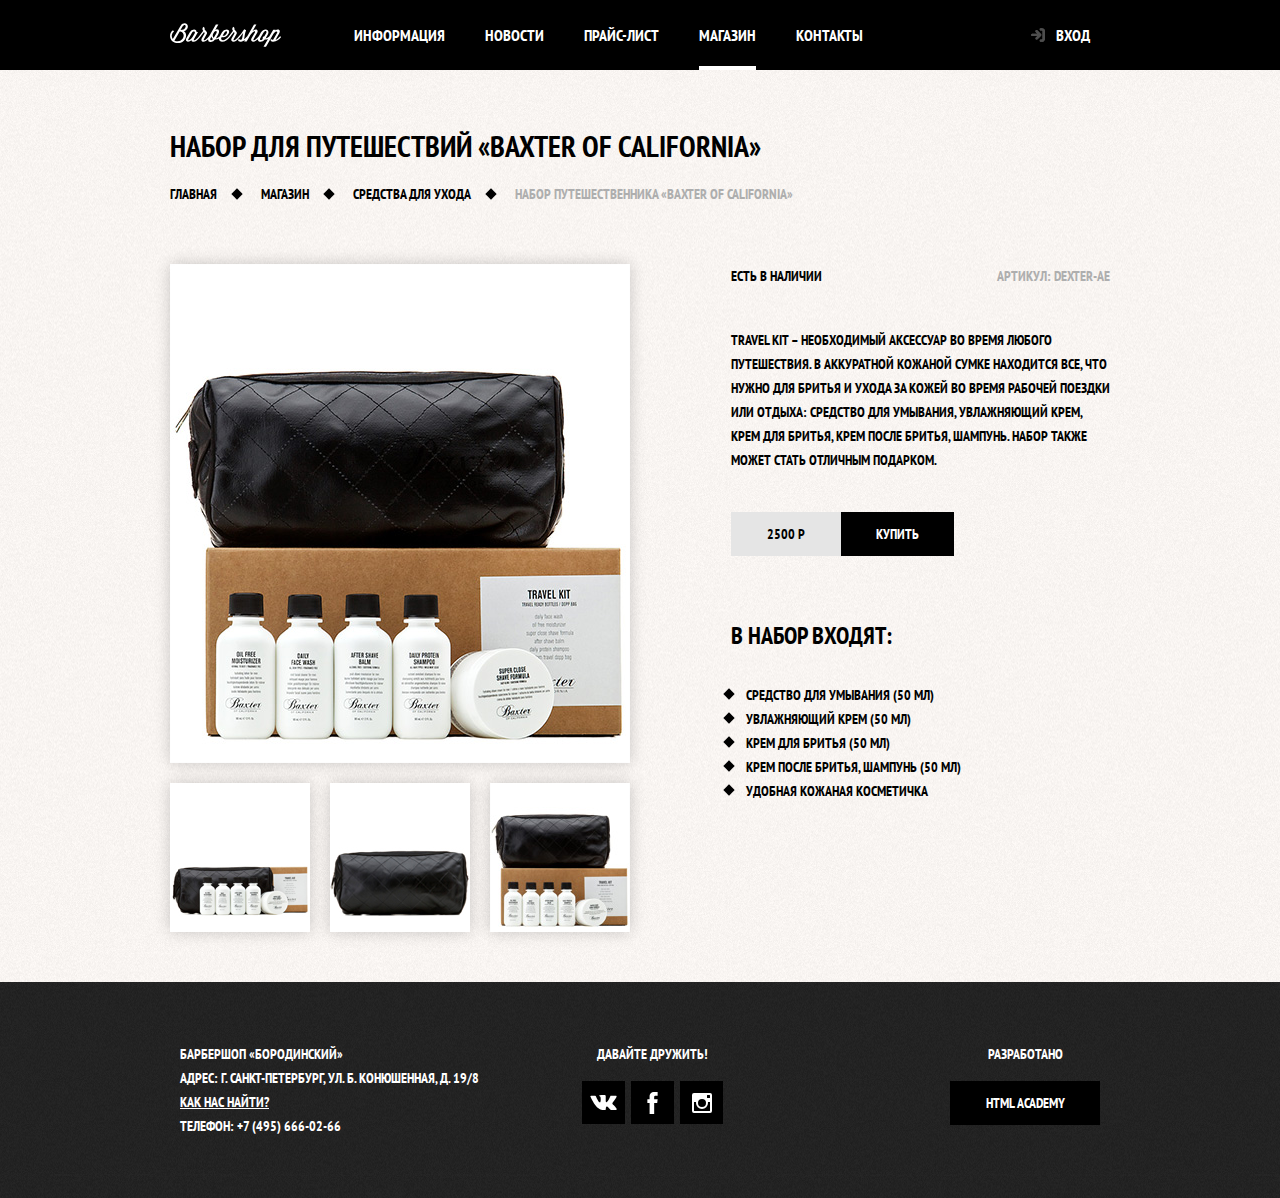
<file: item.html>
<!DOCTYPE html>
<html lang="ru">

<head>
  <meta charset="UTF-8">
  <meta name="viewport" content="width=device-width, initial-scale=1.0">
  <link href="https://fonts.googleapis.com/css?family=PT+Sans+Narrow:400,700&display=swap&subset=cyrillic"
    rel="stylesheet" />
  <link rel="stylesheet" href="style/normalize.css">
  <link rel="stylesheet" href="style/min.css">
  <title>BARBERSHOP BORODINSKI</title>
</head>

<body>
  <header class="main-header">
    <nav class="main-navigation wrapper-item">
      <div class="main-navigation-wrapper wrapper-item">
        <div class="container">
          <img src="
        img/logo.svg" alt="logo" width="111" height="24">
          <ul class="site-navigation">
            <li class="nav_item"><a href="info.html">ИНФОРМАЦИЯ</a></li>
            <li class="nav_item"><a href="news.html">НОВОСТИ</a></li>
            <li class="nav_item"><a href="price-list.html">ПРАЙС-ЛИСТ</a></li>
            <li class="nav_item active"><a href="shop.html">МАГАЗИН</a></li>
            <li class="nav_item"><a href="contacts.html">КОНТАКТЫ</a></li>
          </ul>
          <ul class="user-navigation">
            <li>
              <a href="login.html" class="login-link">Вход</a>
            </li>
          </ul>
        </div>
      </div>
    </nav>
  </header>

  <main class="container-item">
    <div class="container container-wrapper-navigation">

      <h1 class="baxter-header">набор для путешествий «Baxter of California»</h1>
      
      <section class="navigation">
        <h2 class="visually-hidden">СРЕДСТВА ДЛЯ УХОДА</h2>
        <ul class="navigation-shop">
          <li class="navigation-shop-item"><a href="index.html">ГЛАВНАЯ</a></li>
          <li class="navigation-shop-item"><a href="shop.html"> МАГАЗИН</a></li>
          <li class="navigation-shop-item"><a href="#">Средства для ухода</a></li>
          <li class="navigation-shop-item"><a href="#"> НАБОР ПУТЕШЕСТВЕННИКА «Baxter of California»</a></li>
        </ul>
    </div>
    </section>

    <div class="container">
      <div class="section-2">
        <section class="item-cards">

          <img class="item-cards-main" src="img/Layer78.jpg" alt="" width="460" height="498">
          <div class="item-cards-wrapper">
            <img src="img/Layer 45.jpg" alt="" width="140" height="149">
            <img src="img/Layer 46.jpg" alt="" width="140" height="149">
            <img src="img/product-small-3.jpg" alt="" width="140" height="149">
          </div>
        </section>

        <section class="description">
<div class="description-availability">
          <span>есть в наличии</span>
          <span class="description-article">Артикул: dexter-ae</span>
          </div>
          <p>Travel Kit – необходимый аксессуар во время любого путешествия. В аккуратной кожаной сумке находится все,
            что нужно для бритья и ухода за кожей во время рабочей поездки или отдыха: средство для умывания,
            увлажняющий крем, крем для бритья, крем после бритья, шампунь. Набор также может стать отличным
            подарком.</p>
            <div class="description-availability-price">
          <span class="description-price">2500 Р</span>
          <button class='btn' type="button">КУПИТЬ</button>
          </div>
          <h2 class="description-h2">В НАБОР ВХОДЯТ:</h2>
          <ul class="description-items">
            <li>Средство для умывания (50 мл)</li>
            <li>Увлажняющий крем (50 мл)</li>
            <li>Крем для бритья (50 мл)</li>
            <li>Крем после бритья, шампунь (50 мл)</li>
            <li>Удобная кожаная косметичка</li>
          </ul>

        </section>
      </div>

  </main>
  <footer class="main-footer">
    <div class="container">
      <p class="footer-contacts">
        БАРБЕРШОП «БОРОДИНСКИЙ»<br />
        АДРЕС: Г. САНКТ-ПЕТЕРБУРГ, УЛ. Б. КОНЮШЕННАЯ, Д. 19/8<br />
        <a class ='btn-map' href="map.html"> КАК НАС НАЙТИ?</a><br />
        ТЕЛЕФОН: +7 (495) 666-02-66
      </p>
      <div class="footer-social">
        <b>ДАВАЙТЕ ДРУЖИТЬ!</b>
        <ul>
          <li>
            <a class="social-btn" href="#"
              ><span class="visually-hidden"> ВКОНТАКТЕ </span>
              <svg
                xmlns="http://www.w3.org/2000/svg"
                width="27"
                height="15"
                viewBox="0 0 26.14 14.91"
              >
                <path
                  d="M26 13.47l-.09-.17a13.55 13.55 0 0 0-2.6-3q-.87-.83-1.1-1.12A1 1 0 0 1 22 8a10.27 10.27 0 0 1 1.22-1.78l.88-1.16q2.35-3.13 2-4L26 .94a.8.8 0 0 0-.4-.22 2.14 2.14 0 0 0-.87 0h-3.92a.51.51 0 0 0-.27 0h-.3a.6.6 0 0 0-.15.14.93.93 0 0 0-.14.24 22.22 22.22 0 0 1-1.46 3.06q-.5.84-.93 1.46a7 7 0 0 1-.71.91 4.94 4.94 0 0 1-.52.47q-.23.18-.35.15l-.23-.05a.9.9 0 0 1-.31-.33 1.49 1.49 0 0 1-.16-.53V1.6a3.14 3.14 0 0 0 0-.62 2.12 2.12 0 0 0-.14-.44.73.73 0 0 0-.28-.33 1.57 1.57 0 0 0-.46-.18A9 9 0 0 0 12.57 0a8.93 8.93 0 0 0-3.25.33 1.83 1.83 0 0 0-.52.41q-.25.3-.07.33a1.67 1.67 0 0 1 1.16.59l.08.16a2.6 2.6 0 0 1 .19.63 6.32 6.32 0 0 1 .12 1 10.59 10.59 0 0 1 0 1.7q-.07.71-.13 1.1a2.21 2.21 0 0 1-.18.64 2.69 2.69 0 0 1-.16.3l-.07.07a1 1 0 0 1-.37.07.86.86 0 0 1-.46-.19 3.27 3.27 0 0 1-.56-.52 7 7 0 0 1-.66-.93q-.37-.6-.76-1.42l-.22-.39q-.2-.38-.56-1.11t-.62-1.43A.9.9 0 0 0 5.2.9h-.07a.93.93 0 0 0-.22-.16A1.44 1.44 0 0 0 4.6.65L.87.68A1 1 0 0 0 .1.94L0 1a.44.44 0 0 0 0 .22 1.08 1.08 0 0 0 .08.37Q.9 3.53 1.86 5.31t1.66 2.87Q4.23 9.27 5 10.24t1 1.24l.37.41.34.33a8.06 8.06 0 0 0 1 .78 16.34 16.34 0 0 0 1.4.9 7.6 7.6 0 0 0 1.79.72 6.19 6.19 0 0 0 2 .22h1.57a1.08 1.08 0 0 0 .72-.3l.05-.07a.9.9 0 0 0 .1-.25 1.38 1.38 0 0 0 0-.37 4.48 4.48 0 0 1 .09-1.05 2.77 2.77 0 0 1 .23-.71 1.74 1.74 0 0 1 .29-.4 1.19 1.19 0 0 1 .23-.2h.11a.86.86 0 0 1 .77.21 4.52 4.52 0 0 1 .83.79q.39.47.93 1.05a6.41 6.41 0 0 0 1 .87l.27.16a3.31 3.31 0 0 0 .71.3 1.53 1.53 0 0 0 .76.07l3.48-.05a1.58 1.58 0 0 0 .8-.17.68.68 0 0 0 .34-.37 1.06 1.06 0 0 0 0-.46 1.71 1.71 0 0 0-.1-.36z"
                  fill="#fff"
                />
              </svg>
            </a>
          </li>
          <li>
            <a class="social-btn" href="#"
              ><span class="visually-hidden">FACEBOOK </span>
              <svg
                xmlns="http://www.w3.org/2000/svg"
                width="19"
                height="22"
                viewBox="0 0 10.15 21.74"
              >
                <path
                  d="M3.34 1.12A4.77 4.77 0 0 1 6.53 0h3.61v3.81H7.81a1.07 1.07 0 0 0-1.09.83v2.55h3.42c-.08 1.23-.24 2.45-.41 3.67h-3v10.87H2.21V10.86H0V7.21h2.19V3.66a3.83 3.83 0 0 1 1.15-2.54z"
                  fill="#fff"
                />
              </svg>
            </a>
          </li>
          <li>
            <a class="social-btn" href="#"
              ><span class="visually-hidden"> INSTAGRAMM </span>
              <svg
                xmlns="http://www.w3.org/2000/svg"
                width="20"
                height="20"
                viewBox="0 0 20 20"
              >
                <path
                  d="M18 0H2a2 2 0 0 0-2 2v16a2 2 0 0 0 2 2h16a2 2 0 0 0 2-2V2a2 2 0 0 0-2-2zm-8 6a4 4 0 1 1-4 4 4 4 0 0 1 4-4zM2.5 18a.47.47 0 0 1-.5-.5V9h2.1a3.4 3.4 0 0 0-.1 1 6 6 0 1 0 12 0 3.4 3.4 0 0 0-.1-1H18v8.5a.47.47 0 0 1-.5.5zM18 4.5a.47.47 0 0 1-.5.5h-2a.47.47 0 0 1-.5-.5v-2a.47.47 0 0 1 .5-.5h2a.47.47 0 0 1 .5.5z"
                  fill="#fff"
                />
              </svg>
            </a>
          </li>
        </ul>
      </div>

      <p class="footer-copyright">
        <b>РАЗРАБОТАНО</b
        ><a class="btn" href="http://html.academy.ru"> HTML ACADEMY</a>
      </p>
    </div>
  </footer>

  <section class="modal modal-login">
    <h2>ЛИЧНЫЙ КАБИНЕТ</h2>
    <p>ВВЕДИТЕ ПОЖАЛУЙСТА СВОЙ ЛОГИН И ПАРОЛЬ</p>
    <!-- ФОРМА ЛК -->
    <form class="login-form" action="#" method="post">
      <p class="">
        <label class="" for="login">Логин</label>
        <input class="login-icon-user" type="text" name="login" id="login" placeholder="email.exmaple.com" />
      </p>
      <p class="">
        <label class="" for="password">Пароль</label>
        <input class="login-icon-password" type="password" name="password" id="password" placeholder="******" />
      </p>
      <p class="login-password-info">
        <input class="vissualy-hidden" type="checkbox" name="rememberme" id="rememberme" checked />
        <span class="checkbox-indicator"></span>
        <label class="login-checkbox" for="rememberme">Запомните меня</label>
        <a class="restore" href="#">Я забыл Пароль</a>
      </p>
      <button type="submit" class="btn">Войти</button>
      <button type="button" class="modal-close">ЗАКРЫТЬ</button>
    </form>
  </section>

  <section class="modal modal-map">
    <h2 class="visually-hidden">КАК ДО НАС ДОБРАТЬСЯ</h2>
    <iframe
      src="https://www.google.com/maps/embed?pb=!1m18!1m12!1m3!1d1998.6037872533238!2d30.320858716078195!3d59.938716481876206!2m3!1f0!2f0!3f0!3m2!1i1024!2i768!4f13.1!3m3!1m2!1s0x4696310fca145cc1%3A0x42b32648d8238007!2z0JHQvtC70YzRiNCw0Y8g0JrQvtC90Y7RiNC10L3QvdCw0Y8g0YPQuy4sIDE5LzgsINCh0LDQvdC60YIt0J_QtdGC0LXRgNCx0YPRgNCzLCAxOTExODY!5e0!3m2!1sru!2sru!4v1590671937195!5m2!1sru!2sru"
      width="766"
      height="560"
      frameborder="0"
      style="border: 0;"
      allowfullscreen=""
      aria-hidden="false"
      tabindex="0"
    ></iframe>
    <!-- <div><img src="img/map.jpg" width="780" height="560" alt="какой-то адрес" /></div> -->
    <button class="modal-close" type="button">
      <span class="visually-hidden">закрыть</span>
    </button>
  </section>

  <script src=js/modal-windows.js></script>
  <script src="js/map.js"></script>


</body>

</html>
</file>
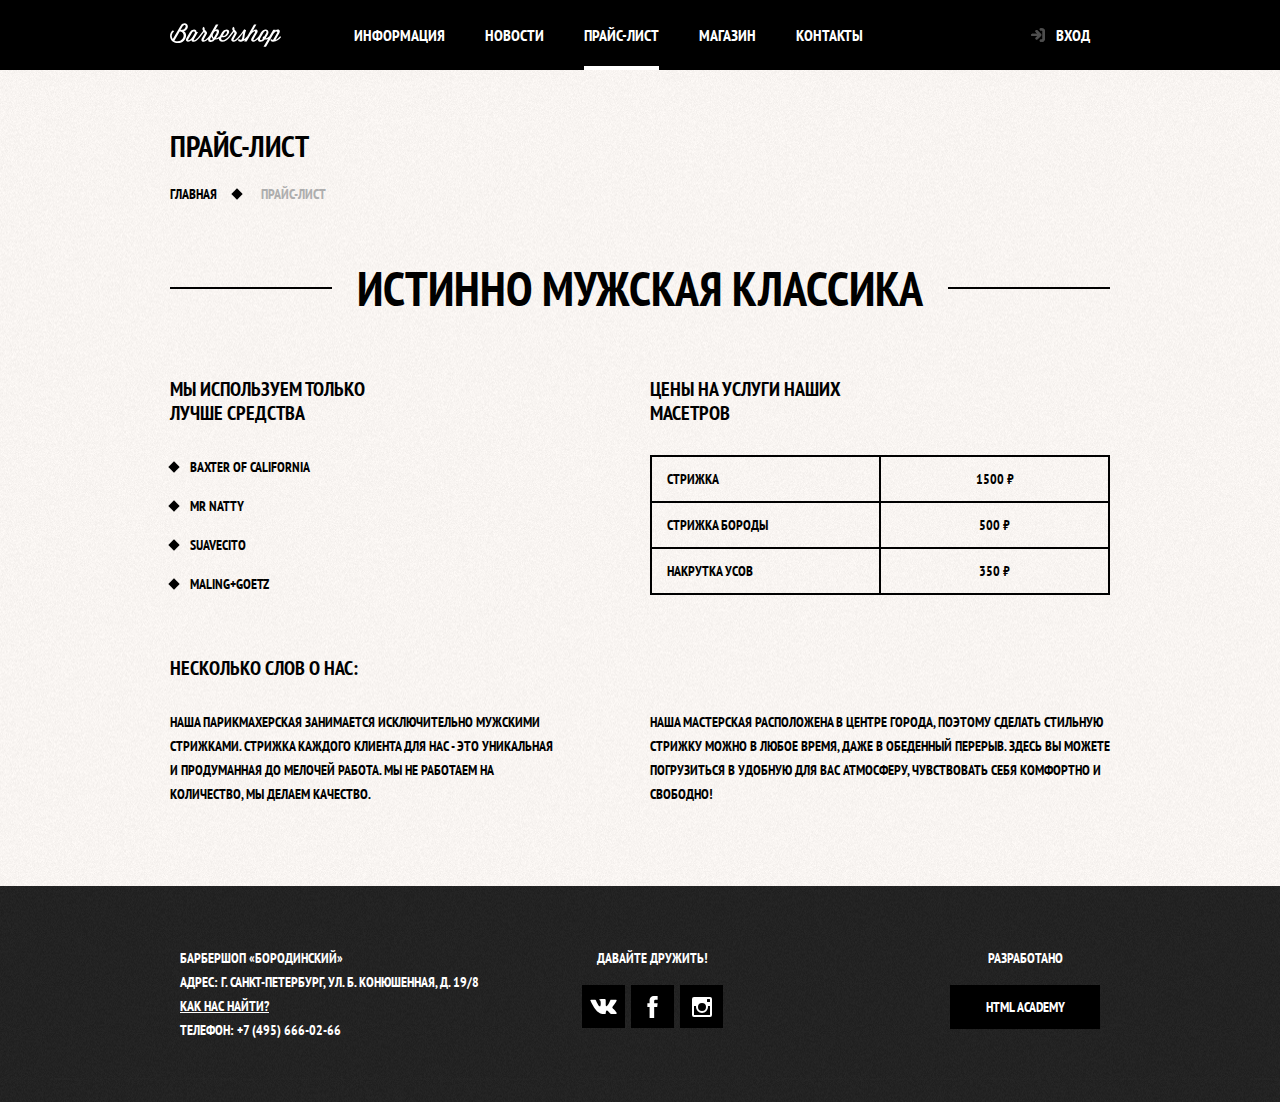
<file: price-list.html>
<!DOCTYPE html>
<html lang="ru">

<head>
  <meta charset="UTF-8">
  <meta name="viewport" content="width=device-width, initial-scale=1.0">
  <title>Barbershop Borodinski</title>
  <link href="https://fonts.googleapis.com/css?family=PT+Sans+Narrow:400,700&display=swap&subset=cyrillic"
    rel="stylesheet" />
  <link rel="stylesheet" href="style/normalize.css" />
  <link rel="stylesheet" href="style/min.css" />
</head>

<body>
    <header class="main-header">
        <nav class="main-navigation wrapper-item">
          <div class="main-navigation-wrapper wrapper-item">
                <div class="container">
                   <a href="index.html" class="main-header-logo">
                     <img src="img/logo.svg" alt="logo" width="111" height="24">
                     </a>
                    <ul class="site-navigation">
                        <li class="nav_item"><a href="info.html">ИНФОРМАЦИЯ</a></li>
                        <li class="nav_item"><a href="news.html">НОВОСТИ</a></li>
                        <li class="nav_item active"><a href="price-list.html">ПРАЙС-ЛИСТ</a></li>
                        <li class="nav_item "><a href="shop.html">МАГАЗИН</a></li>
                        <li class="nav_item"><a href="contacts.html">КОНТАКТЫ</a></li>
                    </ul>
                    <ul class="user-navigation">
                        <li>
                            <a href="login.html" class="login-link">Вход</a>
                        </li>
                    </ul>
                </div>
            </div>
        </nav>
    </header>

  <main CLASS="container-item">
    <div class="container container-wrapper-navigation">
      <div class="navigation">
        <h1 class="article-price-main">ПРАЙС-ЛИСТ</h1>
        <ul class="navigation-shop price-list-navigation">
          <li class="navigation-shop-item"><a href="index.html">Главная</a></li>
          <li class="navigation-shop-item"><a>ПРАЙС-ЛИСТ</a></li>
        </ul>
      </div>

      <section class="inner-content">
  
        <h2 class="big-heading" >Истинно мужская классика</h2>
        <div class="inner-columns">
<div class="inner-column-left">
<h3>Мы используем только<br> лучше средства</h3>

<ul class="custom-list-1">
            <li>Baxter of California</li>
            <li>Mr NaTTy</li>
            <li>Suavecito</li>
            <li>Maling+Goetz</li>
          </ul>
</div>
<div class="inner-column-right">
          <h3>Цены на услуги наших<br> масетров</h3>
          <table class="custom-table-1">
            <tr>
              <td>СТРИЖКА</td>
              <td>1500 ₽</td>
            </tr>
            <tr>
              <td>СТРИЖКА БОРОДЫ</td>
              <td>500 ₽</td>
            </tr>
            <tr>
              <td>НАКРУТКА УСОВ</td>
              <td>350 ₽</td>
            </tr>
          </table>
          </div>
      </div>
      <div class="inner-columns">
        <h3> НЕСКОЛЬКО СЛОВ О НАС:</h3>
        <div class="inner-column-left">
                <p>Наша парикмахерская занимается исключительно мужскими<br> стрижками. Стрижка каждого клиента для нас - это
            уникальная<br>и продуманная до мелочей работа. Мы не работаем на<br> количество, мы делаем качество.</p>
</div>
<div class="inner-column-right">
          <p>Наша мастерская расположена в центре города, поэтому сделать стильную стрижку можно в любое время, даже в
            обеденный перерыв. Здесь вы можете погрузиться в удобную для вас атмосферу, чувствовать себя комфортно и
            свободно!</p>
            </div>
</div>
      </section>
    
    </main>


    <footer class="main-footer">
      <div class="container">
        <p class="footer-contacts">
          БАРБЕРШОП «БОРОДИНСКИЙ»<br />
          АДРЕС: Г. САНКТ-ПЕТЕРБУРГ, УЛ. Б. КОНЮШЕННАЯ, Д. 19/8<br />
          <a class ='btn-map' href="map.html"> КАК НАС НАЙТИ?</a><br />
          ТЕЛЕФОН: +7 (495) 666-02-66
        </p>
        <div class="footer-social">
          <b>ДАВАЙТЕ ДРУЖИТЬ!</b>
          <ul>
            <li>
              <a class="social-btn" href="#"
                ><span class="visually-hidden"> ВКОНТАКТЕ </span>
                <svg
                  xmlns="http://www.w3.org/2000/svg"
                  width="27"
                  height="15"
                  viewBox="0 0 26.14 14.91"
                >
                  <path
                    d="M26 13.47l-.09-.17a13.55 13.55 0 0 0-2.6-3q-.87-.83-1.1-1.12A1 1 0 0 1 22 8a10.27 10.27 0 0 1 1.22-1.78l.88-1.16q2.35-3.13 2-4L26 .94a.8.8 0 0 0-.4-.22 2.14 2.14 0 0 0-.87 0h-3.92a.51.51 0 0 0-.27 0h-.3a.6.6 0 0 0-.15.14.93.93 0 0 0-.14.24 22.22 22.22 0 0 1-1.46 3.06q-.5.84-.93 1.46a7 7 0 0 1-.71.91 4.94 4.94 0 0 1-.52.47q-.23.18-.35.15l-.23-.05a.9.9 0 0 1-.31-.33 1.49 1.49 0 0 1-.16-.53V1.6a3.14 3.14 0 0 0 0-.62 2.12 2.12 0 0 0-.14-.44.73.73 0 0 0-.28-.33 1.57 1.57 0 0 0-.46-.18A9 9 0 0 0 12.57 0a8.93 8.93 0 0 0-3.25.33 1.83 1.83 0 0 0-.52.41q-.25.3-.07.33a1.67 1.67 0 0 1 1.16.59l.08.16a2.6 2.6 0 0 1 .19.63 6.32 6.32 0 0 1 .12 1 10.59 10.59 0 0 1 0 1.7q-.07.71-.13 1.1a2.21 2.21 0 0 1-.18.64 2.69 2.69 0 0 1-.16.3l-.07.07a1 1 0 0 1-.37.07.86.86 0 0 1-.46-.19 3.27 3.27 0 0 1-.56-.52 7 7 0 0 1-.66-.93q-.37-.6-.76-1.42l-.22-.39q-.2-.38-.56-1.11t-.62-1.43A.9.9 0 0 0 5.2.9h-.07a.93.93 0 0 0-.22-.16A1.44 1.44 0 0 0 4.6.65L.87.68A1 1 0 0 0 .1.94L0 1a.44.44 0 0 0 0 .22 1.08 1.08 0 0 0 .08.37Q.9 3.53 1.86 5.31t1.66 2.87Q4.23 9.27 5 10.24t1 1.24l.37.41.34.33a8.06 8.06 0 0 0 1 .78 16.34 16.34 0 0 0 1.4.9 7.6 7.6 0 0 0 1.79.72 6.19 6.19 0 0 0 2 .22h1.57a1.08 1.08 0 0 0 .72-.3l.05-.07a.9.9 0 0 0 .1-.25 1.38 1.38 0 0 0 0-.37 4.48 4.48 0 0 1 .09-1.05 2.77 2.77 0 0 1 .23-.71 1.74 1.74 0 0 1 .29-.4 1.19 1.19 0 0 1 .23-.2h.11a.86.86 0 0 1 .77.21 4.52 4.52 0 0 1 .83.79q.39.47.93 1.05a6.41 6.41 0 0 0 1 .87l.27.16a3.31 3.31 0 0 0 .71.3 1.53 1.53 0 0 0 .76.07l3.48-.05a1.58 1.58 0 0 0 .8-.17.68.68 0 0 0 .34-.37 1.06 1.06 0 0 0 0-.46 1.71 1.71 0 0 0-.1-.36z"
                    fill="#fff"
                  />
                </svg>
              </a>
            </li>
            <li>
              <a class="social-btn" href="#"
                ><span class="visually-hidden">FACEBOOK </span>
                <svg
                  xmlns="http://www.w3.org/2000/svg"
                  width="19"
                  height="22"
                  viewBox="0 0 10.15 21.74"
                >
                  <path
                    d="M3.34 1.12A4.77 4.77 0 0 1 6.53 0h3.61v3.81H7.81a1.07 1.07 0 0 0-1.09.83v2.55h3.42c-.08 1.23-.24 2.45-.41 3.67h-3v10.87H2.21V10.86H0V7.21h2.19V3.66a3.83 3.83 0 0 1 1.15-2.54z"
                    fill="#fff"
                  />
                </svg>
              </a>
            </li>
            <li>
              <a class="social-btn" href="#"
                ><span class="visually-hidden"> INSTAGRAMM </span>
                <svg
                  xmlns="http://www.w3.org/2000/svg"
                  width="20"
                  height="20"
                  viewBox="0 0 20 20"
                >
                  <path
                    d="M18 0H2a2 2 0 0 0-2 2v16a2 2 0 0 0 2 2h16a2 2 0 0 0 2-2V2a2 2 0 0 0-2-2zm-8 6a4 4 0 1 1-4 4 4 4 0 0 1 4-4zM2.5 18a.47.47 0 0 1-.5-.5V9h2.1a3.4 3.4 0 0 0-.1 1 6 6 0 1 0 12 0 3.4 3.4 0 0 0-.1-1H18v8.5a.47.47 0 0 1-.5.5zM18 4.5a.47.47 0 0 1-.5.5h-2a.47.47 0 0 1-.5-.5v-2a.47.47 0 0 1 .5-.5h2a.47.47 0 0 1 .5.5z"
                    fill="#fff"
                  />
                </svg>
              </a>
            </li>
          </ul>
        </div>

        <p class="footer-copyright">
          <b>РАЗРАБОТАНО</b
          ><a class="btn" href="http://html.academy.ru"> HTML ACADEMY</a>
        </p>
      </div>
    </footer>

  <section class="modal modal-login">
    <h2>ЛИЧНЫЙ КАБИНЕТ</h2>
    <p class="moadl-description">Введите пожалуйта свой логин и пароль</p>

    <form class="login-form" action="#" method="post">
      <p class="">
        <label class="visually-hidden" for="login">Логин</label>
        <input
          class="login-icon-user"
          type="text"
          name="login"
          id="login"
          placeholder="email.exmaple.com"
        />
      </p>
      <p class="">
        <label class="visually-hidden" for="password">Пароль</label>
        <input
          class="login-icon-password"
          type="password"
          name="password"
          id="password"
          placeholder="******"
        />
      </p>
      <p class="login-help">
        <label class="login-checkbox" for="rememberme">
          <input
            class="visually-hidden"
            type="checkbox"
            name="rememberme"
            id="rememberme"
            checked
          />

          <span class="checkbox-indicator"></span>
          Запомните меня
        </label>
        <a class="restore" href="#">Я забыл Пароль!</a>
      </p>
      <button type="submit" class="btn">Войти</button>
    </form>
    <button type="button" class="modal-close">
      <span class="visually-hidden">Закрыть</span>
    </button>
  </section>


  <section class="modal modal-map">
    <h2 class="visually-hidden">КАК ДО НАС ДОБРАТЬСЯ</h2>
    <iframe
      src="https://www.google.com/maps/embed?pb=!1m18!1m12!1m3!1d1998.6037872533238!2d30.320858716078195!3d59.938716481876206!2m3!1f0!2f0!3f0!3m2!1i1024!2i768!4f13.1!3m3!1m2!1s0x4696310fca145cc1%3A0x42b32648d8238007!2z0JHQvtC70YzRiNCw0Y8g0JrQvtC90Y7RiNC10L3QvdCw0Y8g0YPQuy4sIDE5LzgsINCh0LDQvdC60YIt0J_QtdGC0LXRgNCx0YPRgNCzLCAxOTExODY!5e0!3m2!1sru!2sru!4v1590671937195!5m2!1sru!2sru"
      width="766"
      height="560"
      frameborder="0"
      style="border: 0;"
      allowfullscreen=""
      aria-hidden="false"
      tabindex="0"
    ></iframe>
    <!-- <div><img src="img/map.jpg" width="780" height="560" alt="какой-то адрес" /></div> -->
    <button class="modal-close" type="button">
      <span class="visually-hidden">закрыть</span>
    </button>
  </section>

  <script src=js/modal-windows.js></script>
    <script src="js/map.js"></script>

</body>

</html>
</file>
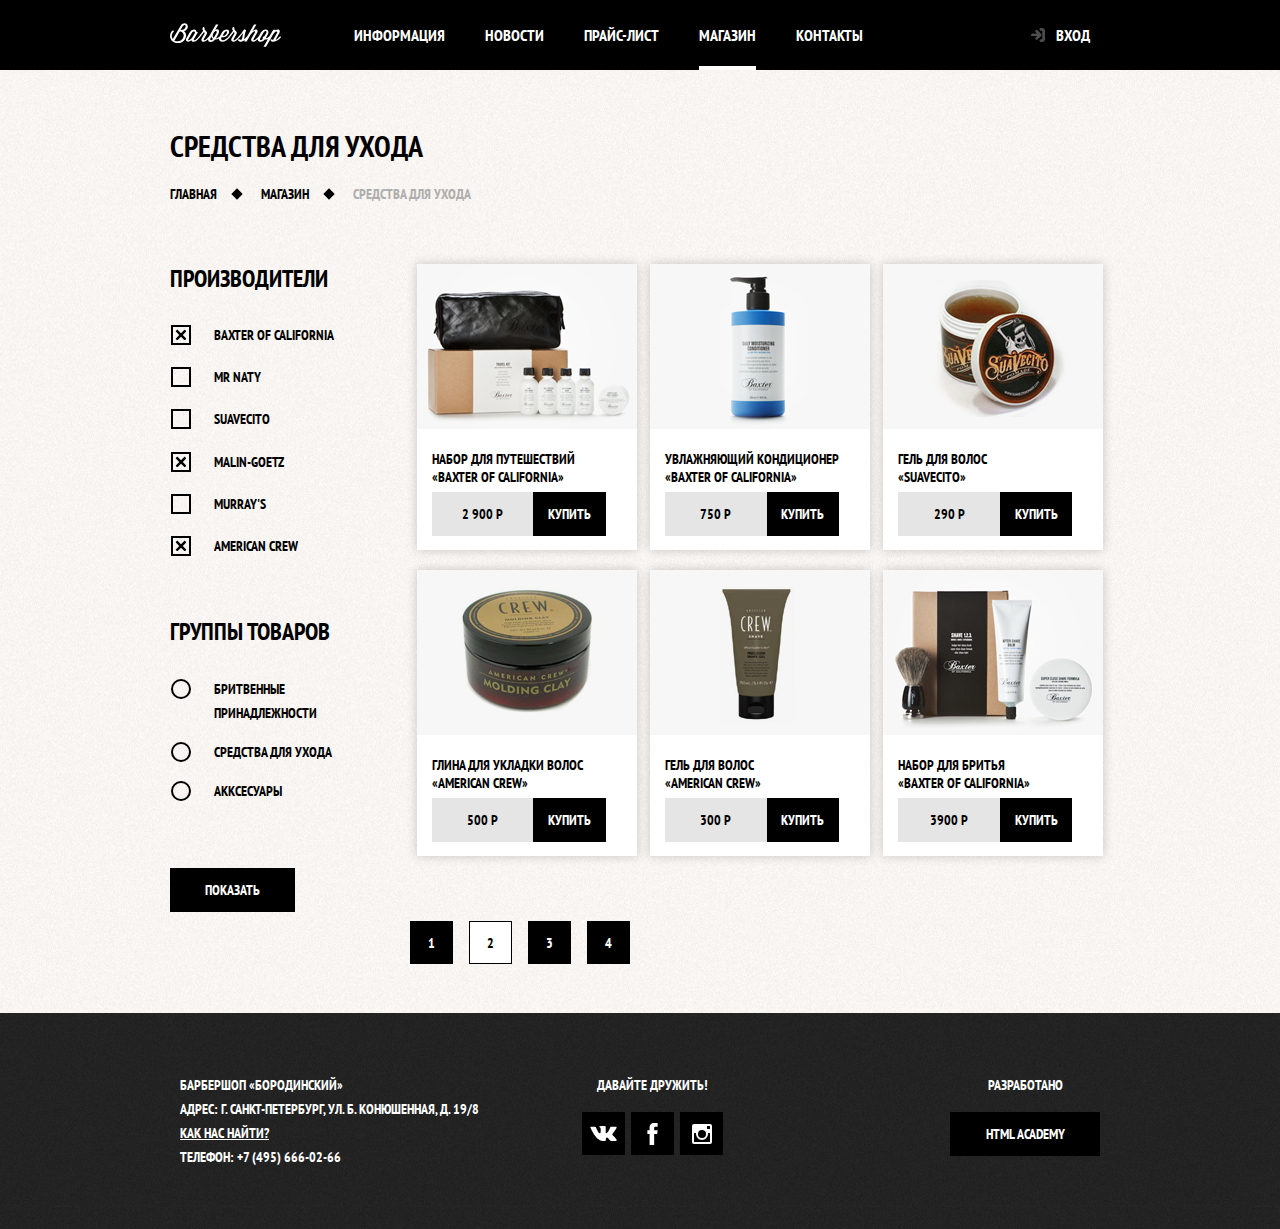
<file: shop.html>
<!DOCTYPE html>
<html lang="ru">

<head>
    <meta charset="UTF-8">
    <meta name="viewport" content="width=device-width, initial-scale=1.0">
    <title>Barbershop Borodinski shop</title>
    <link href="https://fonts.googleapis.com/css?family=PT+Sans+Narrow:400,700&display=swap&subset=cyrillic"
        rel="stylesheet" />
    <link rel="stylesheet" href="style/normalize.css" />
    <link rel="stylesheet" href="style/min.css" />
</head>

<body>
    <header class="main-header">
        <nav class="main-navigation wrapper-item">
            <div class="main-navigation-wrapper wrapper-item">
                <div class="container">
                    <img src="img/logo.svg" alt="logo" width="111" height="24">
                    <ul class="site-navigation">
                        <li class="nav_item"><a href="info.html">ИНФОРМАЦИЯ</a></li>
                        <li class="nav_item"><a href="news.html">НОВОСТИ</a></li>
                        <li class="nav_item"><a href="price-list.html">ПРАЙС-ЛИСТ</a></li>
                        <li class="nav_item active"><a href="shop.html">МАГАЗИН</a></li>
                        <li class="nav_item"><a href="contacts.html">КОНТАКТЫ</a></li>
                    </ul>
                    <ul class="user-navigation">
                        <li>
                            <a href="login.html" class="login-link">Вход</a>
                        </li>
                    </ul>
                </div>
            </div>
        </nav>
    </header>



    <main class="container-item">
        <div class="container container-wrapper-navigation">
            <div class="navigation">
                <h1>СРЕДСТВА ДЛЯ УХОДА</h1>
                <ul class="navigation-shop">
                    <li class="navigation-shop-item"><a href="index.html">ГЛАВНАЯ</a></li>
                    <li class="navigation-shop-item"><a href="shop.html"> МАГАЗИН</a></li>
                    <li class="navigation-shop-item"><a href="#"> СРЕДСТВА ДЛЯ УХОДА</a></li>
                </ul>
            </div>
        </div>

        <div class="container">
            <div class="container-shop-wrapper">
                <aside class="shop-producer-select">
                    <h2 class="visually-hidden">Производители</h2>
                    <form class="" action="#" method="get">
                        <fieldset class="shop-producer">
                            <legend> Производители </legend>
                            <ul>
                                <li>
                                    <input class="shop-producer-disable"type="checkbox" name="Baxter-of-California" id="production1" value=""
                                        checked>
                                    <label for="production1">Baxter of California</label>
                                </li>
                                <li>
                                    <input class="shop-producer-disable"type="checkbox" name="Mr-NATY" id="production2" value="">
                                    <label for="production2">MR NATY</label>
                                </li>
                                <li>
                                    <input class="shop-producer-disable"type="checkbox" name="suavecito" id="production3" value="">
                                    <label for="production3">suavecito</label>
                                </li>
                                <li>

                                    <input class="shop-producer-disable"type="checkbox" name="Malin+Goetz" id="production4" value="" checked>
                                    <label for="production4">Malin-Goetz</label>
                                </li>
                                <li>

                                    <input class="shop-producer-disable"type="checkbox" name="Murray's" id="production5" value="">
                                    <label for="production5">Murray's</label>
                                </li>
                                <li>

                                    <input class="shop-producer-disable"type="checkbox" name="American Crew" id="production6" value="" checked>
                                    <label for="production6">American Crew</label>
                                </li>

                            </ul>
                        </fieldset>

                        <fieldset class="group-items">


                            <legend>Группы товаров</legend>
                            <ul>
                                <li>
                                    <input  class="group-items-disable"type="radio" name="group-items" id="razer" value="Razer">
                                    <label for="razer">Бритвенные принадлежности</label>
                                </li>
                                <li>
                                    <input class="group-items-disable" type="radio" name="group-items" id="uhod" value="UHOD">
                                    <label for="uhod">Средства для ухода</label>
                                </li>
                                <li>
                                    <input class="group-items-disable" type="radio" name="group-items" id=accessories value="accessories">
                                    <label for="accessories">Акксесуары</label>
                                </li>
                            </ul>
                        </fieldset>
                        <button class="btn" type="submit">ПОКАЗАТЬ</button>
                    </form>

                </aside>

                <section class="item-shop-list-section">
                    <div class="item-shop-list">
                        <div class="item-shop-list-1">
                            <a href="item.html">
                                <img src="img/baxter-bag.jpg" alt="" width="225" height="165">
                                <p>Набор для путешествий
                                    «Baxter of California»</p>
                            </a>
                            <div class="btn-price">
                                <span class="description-price">2 900 Р</span>
                                <button class='btn btn-price_1' type="button">КУПИТЬ</button>
                            </div>
                        </div>
                        <div class="item-shop-list-1">
                            <a href="#">
                                <img src="img/baxter-conditioner.jpg" alt="item$1" width="225" height="165">
                                <p>Увлажняющий кондиционер
                                    «Baxter of California»</p>
                            </a>
                            <div class="btn-price">
                                <span class="description-price">750 Р</span>

                                <button class="btn  btn-price_1" type="button">КУПИТЬ</button>
                            </div>
                        </div>
                        <div class="item-shop-list-1">
                            <a href="#">
                                <img src="img/suavecito.jpg" alt="item$1" width="225" height="165">
                                <p>Гель для волос
                                    «SUAVECITO»</p>
                            </a>
                            <div class="btn-price">
                                <span class="description-price">290 Р</span>
                                <button class="btn  btn-price_1" type="button">КУПИТЬ</button>
                            </div>
                        </div>
                        <div class="item-shop-list-1">
                            <a href="#">
                                <img src="img/American-crew.jpg" alt="item$1" width="225" height="165">
                                <p>Глина для укладки волос
                                    «American crew»</p>
                            </a>
                            <div class="btn-price">
                                <span class="description-price">500 Р</span>
                                <button class="btn  btn-price_1" type="button">КУПИТЬ</button>
                            </div>
                        </div>
                        <div class="item-shop-list-1">
                            <a href="#">
                                <img src="img/American-crew1.jpg" alt="item$1" width="225" height="165">
                                <p>Гель для волос
                                    «AMERICAN CREW»</p>
                            </a>
                            <div class="btn-price">
                                <span class="description-price">300 Р</span>
                                <button class="btn  btn-price_1" type="button">КУПИТЬ</button>
                            </div>
                        </div>
                        <div class="item-shop-list-1"> <a href="#">
                            <img src="img/American-crew2.jpg" alt="item$1" width="225" height="165">
                <p>Набор для бритья
                    «Baxter of California»</p>
                    </a>
                    <div class=" btn-price">
                            <span class=" description-price">3900 Р</span>
                            <button class="btn btn-price_1" type=" button">КУПИТЬ</button>
                        </div>
                    </div>

            </div>

            <ul class="navigation-menu-items">
                <li><button class='btn btn-navigation-items' type="button">1</button></li>
                <li><button class='btn btn-navigation-items btn-active' type="button">2</button></li>
                <li><button class='btn btn-navigation-items' type="button">3</button></li>
                <li><button class='btn btn-navigation-items' type="button">4</button></li>
            </ul>

            </section>
        </div>
        </div>

    </main>


    <footer class="main-footer">
        <div class="container">
          <p class="footer-contacts">
            БАРБЕРШОП «БОРОДИНСКИЙ»<br />
            АДРЕС: Г. САНКТ-ПЕТЕРБУРГ, УЛ. Б. КОНЮШЕННАЯ, Д. 19/8<br />
            <a class ='btn-map' href="map.html"> КАК НАС НАЙТИ?</a><br />
            ТЕЛЕФОН: +7 (495) 666-02-66
          </p>
          <div class="footer-social">
            <b>ДАВАЙТЕ ДРУЖИТЬ!</b>
            <ul>
              <li>
                <a class="social-btn" href="#"
                  ><span class="visually-hidden"> ВКОНТАКТЕ </span>
                  <svg
                    xmlns="http://www.w3.org/2000/svg"
                    width="27"
                    height="15"
                    viewBox="0 0 26.14 14.91"
                  >
                    <path
                      d="M26 13.47l-.09-.17a13.55 13.55 0 0 0-2.6-3q-.87-.83-1.1-1.12A1 1 0 0 1 22 8a10.27 10.27 0 0 1 1.22-1.78l.88-1.16q2.35-3.13 2-4L26 .94a.8.8 0 0 0-.4-.22 2.14 2.14 0 0 0-.87 0h-3.92a.51.51 0 0 0-.27 0h-.3a.6.6 0 0 0-.15.14.93.93 0 0 0-.14.24 22.22 22.22 0 0 1-1.46 3.06q-.5.84-.93 1.46a7 7 0 0 1-.71.91 4.94 4.94 0 0 1-.52.47q-.23.18-.35.15l-.23-.05a.9.9 0 0 1-.31-.33 1.49 1.49 0 0 1-.16-.53V1.6a3.14 3.14 0 0 0 0-.62 2.12 2.12 0 0 0-.14-.44.73.73 0 0 0-.28-.33 1.57 1.57 0 0 0-.46-.18A9 9 0 0 0 12.57 0a8.93 8.93 0 0 0-3.25.33 1.83 1.83 0 0 0-.52.41q-.25.3-.07.33a1.67 1.67 0 0 1 1.16.59l.08.16a2.6 2.6 0 0 1 .19.63 6.32 6.32 0 0 1 .12 1 10.59 10.59 0 0 1 0 1.7q-.07.71-.13 1.1a2.21 2.21 0 0 1-.18.64 2.69 2.69 0 0 1-.16.3l-.07.07a1 1 0 0 1-.37.07.86.86 0 0 1-.46-.19 3.27 3.27 0 0 1-.56-.52 7 7 0 0 1-.66-.93q-.37-.6-.76-1.42l-.22-.39q-.2-.38-.56-1.11t-.62-1.43A.9.9 0 0 0 5.2.9h-.07a.93.93 0 0 0-.22-.16A1.44 1.44 0 0 0 4.6.65L.87.68A1 1 0 0 0 .1.94L0 1a.44.44 0 0 0 0 .22 1.08 1.08 0 0 0 .08.37Q.9 3.53 1.86 5.31t1.66 2.87Q4.23 9.27 5 10.24t1 1.24l.37.41.34.33a8.06 8.06 0 0 0 1 .78 16.34 16.34 0 0 0 1.4.9 7.6 7.6 0 0 0 1.79.72 6.19 6.19 0 0 0 2 .22h1.57a1.08 1.08 0 0 0 .72-.3l.05-.07a.9.9 0 0 0 .1-.25 1.38 1.38 0 0 0 0-.37 4.48 4.48 0 0 1 .09-1.05 2.77 2.77 0 0 1 .23-.71 1.74 1.74 0 0 1 .29-.4 1.19 1.19 0 0 1 .23-.2h.11a.86.86 0 0 1 .77.21 4.52 4.52 0 0 1 .83.79q.39.47.93 1.05a6.41 6.41 0 0 0 1 .87l.27.16a3.31 3.31 0 0 0 .71.3 1.53 1.53 0 0 0 .76.07l3.48-.05a1.58 1.58 0 0 0 .8-.17.68.68 0 0 0 .34-.37 1.06 1.06 0 0 0 0-.46 1.71 1.71 0 0 0-.1-.36z"
                      fill="#fff"
                    />
                  </svg>
                </a>
              </li>
              <li>
                <a class="social-btn" href="#"
                  ><span class="visually-hidden">FACEBOOK </span>
                  <svg
                    xmlns="http://www.w3.org/2000/svg"
                    width="19"
                    height="22"
                    viewBox="0 0 10.15 21.74"
                  >
                    <path
                      d="M3.34 1.12A4.77 4.77 0 0 1 6.53 0h3.61v3.81H7.81a1.07 1.07 0 0 0-1.09.83v2.55h3.42c-.08 1.23-.24 2.45-.41 3.67h-3v10.87H2.21V10.86H0V7.21h2.19V3.66a3.83 3.83 0 0 1 1.15-2.54z"
                      fill="#fff"
                    />
                  </svg>
                </a>
              </li>
              <li>
                <a class="social-btn" href="#"
                  ><span class="visually-hidden"> INSTAGRAMM </span>
                  <svg
                    xmlns="http://www.w3.org/2000/svg"
                    width="20"
                    height="20"
                    viewBox="0 0 20 20"
                  >
                    <path
                      d="M18 0H2a2 2 0 0 0-2 2v16a2 2 0 0 0 2 2h16a2 2 0 0 0 2-2V2a2 2 0 0 0-2-2zm-8 6a4 4 0 1 1-4 4 4 4 0 0 1 4-4zM2.5 18a.47.47 0 0 1-.5-.5V9h2.1a3.4 3.4 0 0 0-.1 1 6 6 0 1 0 12 0 3.4 3.4 0 0 0-.1-1H18v8.5a.47.47 0 0 1-.5.5zM18 4.5a.47.47 0 0 1-.5.5h-2a.47.47 0 0 1-.5-.5v-2a.47.47 0 0 1 .5-.5h2a.47.47 0 0 1 .5.5z"
                      fill="#fff"
                    />
                  </svg>
                </a>
              </li>
            </ul>
          </div>
  
          <p class="footer-copyright">
            <b>РАЗРАБОТАНО</b
            ><a class="btn" href="http://html.academy.ru"> HTML ACADEMY</a>
          </p>
        </div>
      </footer>

    <section class="modal modal-login">
        <h2>ЛИЧНЫЙ КАБИНЕТ</h2>
        <p class="moadl-description">Введите пожалуйта свой логин и пароль</p>
  
        <form class="login-form" action="#" method="post">
          <p class="">
            <label class="visually-hidden" for="login">Логин</label>
            <input
              class="login-icon-user"
              type="text"
              name="login"
              id="login"
              placeholder="email.exmaple.com"
            />
          </p>
          <p class="">
            <label class="visually-hidden" for="password">Пароль</label>
            <input
              class="login-icon-password"
              type="password"
              name="password"
              id="password"
              placeholder="******"
            />
          </p>
          <p class="login-help">
            <label class="login-checkbox" for="rememberme">
              <input
                class="visually-hidden"
                type="checkbox"
                name="rememberme"
                id="rememberme"
                checked
              />
  
              <span class="checkbox-indicator"></span>
              Запомните меня
            </label>
            <a class="restore" href="#">Я забыл Пароль!</a>
          </p>
          <button type="submit" class="btn">Войти</button>
        </form>
        <button type="button" class="modal-close">
          <span class="visually-hidden">Закрыть</span>
        </button>
      </section>

   
      <section class="modal modal-map">
        <h2 class="visually-hidden">КАК ДО НАС ДОБРАТЬСЯ</h2>
        <iframe
          src="https://www.google.com/maps/embed?pb=!1m18!1m12!1m3!1d1998.6037872533238!2d30.320858716078195!3d59.938716481876206!2m3!1f0!2f0!3f0!3m2!1i1024!2i768!4f13.1!3m3!1m2!1s0x4696310fca145cc1%3A0x42b32648d8238007!2z0JHQvtC70YzRiNCw0Y8g0JrQvtC90Y7RiNC10L3QvdCw0Y8g0YPQuy4sIDE5LzgsINCh0LDQvdC60YIt0J_QtdGC0LXRgNCx0YPRgNCzLCAxOTExODY!5e0!3m2!1sru!2sru!4v1590671937195!5m2!1sru!2sru"
          width="766"
          height="560"
          frameborder="0"
          style="border: 0;"
          allowfullscreen=""
          aria-hidden="false"
          tabindex="0"
        ></iframe>
        <!-- <div><img src="img/map.jpg" width="780" height="560" alt="какой-то адрес" /></div> -->
        <button class="modal-close" type="button">
          <span class="visually-hidden">закрыть</span>
        </button>
      </section>

    <script src=js/modal-windows.js></script>
    <script src="js/map.js"></script>


</body>

</html>
</file>
<file: style/min.css>
@-webkit-keyframes bounce{0%{-webkit-transform:translateY(-2000px);transform:translateY(-2000px)}70%{-webkit-transform:translateY(30px);transform:translateY(30px)}90%{-webkit-transform:translateY(-10px);transform:translateY(-10px)}to{-webkit-transform:translateY(0);transform:translateY(0)}}@keyframes bounce{0%{-webkit-transform:translateY(-2000px);transform:translateY(-2000px)}70%{-webkit-transform:translateY(30px);transform:translateY(30px)}90%{-webkit-transform:translateY(-10px);transform:translateY(-10px)}to{-webkit-transform:translateY(0);transform:translateY(0)}}@-webkit-keyframes shake{0%,to{-webkit-transform:translateX(0);transform:translateX(0)}10%,30%,50%,70%,90%{-webkit-transform:translateX(-20px);transform:translateX(-20px)}20%,40%,60%,80%{-webkit-transform:translateX(20px);transform:translateX(20px)}}@keyframes shake{0%,to{-webkit-transform:translateX(0);transform:translateX(0)}10%,30%,50%,70%,90%{-webkit-transform:translateX(-20px);transform:translateX(-20px)}20%,40%,60%,80%{-webkit-transform:translateX(20px);transform:translateX(20px)}}*,::after,::before{-webkit-box-sizing:border-box;box-sizing:border-box}.btn,body{color:#fff;background-color:#000;text-transform:uppercase}body,fieldset{margin:0;padding:0}body{font-family:"PT Sans Narrow",Arial,sans-serif;font-weight:700;line-height:24px;font-size:14px;background-image:url(../img/bgrd.jpg);background-repeat:no-repeat;background-position:top center}img{max-width:100%;height:auto}a{text-decoration:none}fieldset{border:0}.btn{display:inline-block;padding:10px 35px;margin-right:16px;font:inherit;text-align:center;vertical-align:middle;border:0;cursor:pointer}.navigation-menu-items .btn-active{background-color:#fff;color:#000;border:1px solid #000}.btn:active,.btn:focus,.btn:hover{background-color:#663d15}.btn.disabled,.btn:disabled{cursor:default;opacity:.5;background-color:#000}.btn-navigation-items{padding:0;width:43px;height:43px}.visually-hidden:not(:focus):not(:active),input[type=checkbox].visually-hidden,input[type=radio].visually-hidden{position:absolute;clip:rect(0 0 0 0);width:1px;height:1px;margin:-1px;border:0;padding:0;white-space:nowrap;-webkit-clip-path:inset(100%);clip-path:inset(100%);overflow:hidden}.container{width:940px;margin:0 auto}.main-navigation{-webkit-box-orient:vertical;-webkit-box-direction:normal;-ms-flex-direction:column;flex-direction:column;-webkit-box-align:center;-ms-flex-align:center;align-items:center;font-size:16px;line-height:20px;color:#fff;margin-bottom:80px}.main-header-logo,.main-navigation{display:-webkit-box;display:-ms-flexbox;display:flex}.main-navigation-wrapper{margin-bottom:60px;width:100%;background-color:#000}.main-navigation-wrapper.wrapper-item,.main-navigation.wrapper-item{margin:0}.main-navigation-wrapper .container{display:-webkit-box;display:-ms-flexbox;display:flex;-webkit-box-pack:justify;-ms-flex-pack:justify;justify-content:space-between}.navigation-shop-item:active,.navigation-shop-item:focus,.navigation-shop-item:not(:last-child):hover{text-decoration:underline;text-decoration-thickness:2px}.site-navigation,.user-navigation{list-style:none;margin:0;padding:0;display:-webkit-box;display:-ms-flexbox;display:flex}.site-navigation{-ms-flex-wrap:wrap;flex-wrap:wrap;min-width:620px}.site-navigation .active{position:relative}.site-navigation .active::after{content:"";position:absolute;right:20px;bottom:0;left:20px;height:4px;background-color:#fff}.user-navigation{max-width:140px}.user-navigation .login-link{position:relative;padding-left:50px}.user-navigation .login-link::before{content:"";position:absolute;background:url(../img/login.svg) no-repeat 0 0;width:16px;height:18px;left:24px;top:27px;opacity:.3}.login-link:active::before,.login-link:focus::before,.login-link:hover::before{opacity:1}.site-navigation a,.user-navigation a{color:#fff;display:block;vertical-align:middle;padding:25px 20px}.site-navigation a:focus,.site-navigation a:hover,.user-navigation a:focus,.user-navigation a:hover{background-color:#242424}.features{margin-bottom:80px}.feature-list{list-style:none;margin:0;padding:0;display:-webkit-box;display:-ms-flexbox;display:flex;-webkit-box-pack:justify;-ms-flex-pack:justify;justify-content:space-between}.feature-item{text-align:center;width:300px}.feature-item h3{margin:0 0 60px;position:relative;font-size:30px;line-height:42px}.feature-item h3::after{content:"";position:absolute;width:20px;height:20px;margin-left:-10px;bottom:-30px;left:50%;background-color:#fff;-webkit-transform:rotate(45deg);transform:rotate(45deg)}.feature-item p{margin:0 10px}.index-columns{color:#000;background-color:#f8f5f2;background-image:url(../img/palka.png),url(../img/pattern.jpg);background-position:center,0 0;background-repeat:no-repeat,repeat;display:-webkit-box;display:-ms-flexbox;display:flex;padding:50px 80px;-webkit-box-pack:justify;-ms-flex-pack:justify;justify-content:space-between;margin-bottom:35px}.news{width:380px}.gallery{width:300px}.index-columns h2{margin:0 0 25px;font-size:30px;line-height:42px}.news-list{list-style:none;padding:0;margin:0 0 35px}.news-item p{margin-bottom:0}.news-list time{text-transform:none}.gallery-container{height:260px;position:relative}.btn-gallery{-webkit-box-sizing:border-box;box-sizing:border-box;margin:0;width:140px;position:absolute;bottom:0}.btn-gallery-back{left:0}.btn-gallery-next{right:0}.gallery-content{height:164px;margin:0;background-color:#ccc;border:7px solid #fff}.gallery-content img{width:286px;height:164px}.slide{position:relative;display:block;white-space:nowrap;overflow:hidden;z-index:1;left:0;right:0}.slide-single,.slide-single-2{-webkit-transform:translateX(0);transform:translateX(0);opacity:1;-webkit-transition:-webkit-transform 500ms ease 0s;transition:transform 500ms ease 0s;transition:transform 500ms ease 0s,-webkit-transform 500ms ease 0s}.slide-single-2{margin-left:6px;-webkit-transform:translateX(-300px);transform:translateX(-300px);-o-object-fit:cover;object-fit:cover}.contacts{width:380px}.contacts p{margin:0 0 25px}.appointment{width:300px}.appointment-info{margin:0 0 15px}.appointment-item input{font:inherit;background-color:transparent;border:2px solid #000;width:140px;padding:8px 15px 7px}.appointment-item input:focus{border-color:#663d15}.appointment-item{width:140px;margin:0 0 18px}.btn-submit{display:block;width:100%;margin:0}.appointment-form{display:-webkit-box;display:-ms-flexbox;display:flex;-ms-flex-wrap:wrap;flex-wrap:wrap;-webkit-box-pack:justify;-ms-flex-pack:justify;justify-content:space-between}.appointment-item label{display:block;margin-bottom:9px;margin-left:15px}.main-footer{color:#fff;background-color:#212121;background-image:url(..//img/pattern-footer.jpg);background-position:0 0;background-repeat:repeat;padding:60px 0}.main-footer .container{display:-webkit-box;display:-ms-flexbox;display:flex}.footer-contacts{width:320px;margin:0 80px 0 0}.footer-contacts a{color:#fff;text-decoration:underline}.footer-contacts a:focus,.footer-contacts a:hover{text-decoration:none}.footer-social{text-align:center;width:145px}.footer-social b{display:block;margin-bottom:15px;font-weight:700}.footer-social ul,.social-btn{display:-webkit-box;display:-ms-flexbox;display:flex}.footer-social ul{list-style:none;margin:0 auto;padding:0;-webkit-box-pack:justify;-ms-flex-pack:justify;justify-content:space-between;-ms-flex-wrap:wrap;flex-wrap:wrap;width:141px}.social-btn{-webkit-box-align:center;-ms-flex-align:center;align-items:center;-webkit-box-pack:center;-ms-flex-pack:center;justify-content:center;width:43px;height:43px;background-color:#000;margin-bottom:10px}.social-btn:focus,.social-btn:hover{background-color:#fff}.social-btn:focus path,.social-btn:hover path{fill:#000}.footer-copyright{text-align:center;width:150px;margin:0 0 0 auto}.footer-copyright b{display:block;margin-bottom:15px}.footer-copyright .btn{display:block;margin-right:0;padding:10px 25px}.footer-copyright .btn:focus,.footer-copyright .btn:hover{color:#000;background-color:#fff}.modal{-webkit-box-sizing:content-box;box-sizing:content-box;position:fixed;width:300px;color:#000;background-color:#f8f3f0;background-image:url(../img/pattern.jpg);background-repeat:repeat;background-position:0 0;-webkit-box-shadow:0 30px 50px rgb(0,0,0,.7);box-shadow:0 30px 50px rgb(0,0,0,.7)}.modal-login{display:none;padding:50px 80px;left:50%;top:120px;margin-left:-230px}.modal-login h2{margin:0 0 20px}.login-form p,.moadl-description{margin:0 0 10px}.login-form input[type=password],.login-form input[type=text]{width:100%;padding:10px 40px 10px 15px}.login-form input:active,.login-form input:hover{border-color:#663d15}.login-form .login-help{display:-webkit-box;display:-ms-flexbox;display:flex;-webkit-box-pack:justify;-ms-flex-pack:justify;justify-content:space-between;-ms-flex-wrap:wrap;flex-wrap:wrap;margin:15px 0}.login-icon-password,.login-icon-user{background-image:url(/img/user.svg);background-repeat:no-repeat;background-position:270px center}.login-icon-password{background-image:url(/img/lock.svg)}.modal-close{position:absolute;top:0;right:-34px;width:22px;height:22px;background-color:transparent;border:0;cursor:pointer}.modal-map{display:none;position:fixed;width:766px;height:561px;top:50%;margin-top:-280px;left:50%;margin-left:-390px;border:7px solid #fff}.modal-close::after,.modal-close::before{content:"";height:3px;width:19px;position:absolute;top:10px;left:2px;background-color:#d0d0d0}.modal-close::before{-webkit-transform:rotate(45deg);transform:rotate(45deg)}.modal-close::after{-webkit-transform:rotate(-45deg);transform:rotate(-45deg)}.modal h2{font-size:30px;line-height:42px}.modal-show{display:block;-webkit-animation-name:bounce;animation-name:bounce;-webkit-animation-duration:.6s;animation-duration:.6s}.modal-error{-webkit-animation:shake .6s;animation:shake .6s}.login-form input[type=password],.login-form input[type=text]{font:inherit;color:#000;text-transform:uppercase;background-color:#f9f6f3;border:2px solid #000}.login-form input:focus{border-color:#663d15}.group-items{margin-bottom:50px}.group-items label{position:relative}.group-items label::before{content:"";position:absolute;width:20px;height:20px;border-radius:50%;top:-1px;left:-43px;border:2px solid #000}.group-items .group-items-disable:checked+label::after{content:"";position:absolute;width:8px;height:8px;border-radius:50%;top:5px;left:-37px;background-color:#000}.group-items ul{padding:0;list-style:none;width:165px;margin:0 0 0 44px}.group-items legend{margin-bottom:30px}.container.container.container-wrapper-navigation h1,.group-items li{margin-bottom:15px}.login-checkbox{position:relative;cursor:pointer;padding-left:30px}.group-items input[type=checkbox]:focus,.group-items label:hover,.login-checkbox:focus,.login-checkbox:hover,.shop-producer input[type=checkbox]:focus,.shop-producer label:hover{color:#663d15}.login-checkbox input[type=checkbox]+.checkbox-indicator{-webkit-box-sizing:content-box;box-sizing:content-box;position:absolute;border:2px solid #000;width:17px;height:17px;top:0;left:0}.login-checkbox input[type=checkbox]:focus+.checkbox-indicator{border-color:#663d15;outline:5px auto}.login-checkbox input[type=checkbox]:checked+.checkbox-indicator::after,.login-checkbox input[type=checkbox]:checked+.checkbox-indicator::before{content:"";height:2px;width:15px;top:8px;left:1px;position:absolute;background-color:#000}.login-checkbox input[type=checkbox]:checked+.checkbox-indicator::before{-webkit-transform:rotate(45deg);transform:rotate(45deg)}.login-checkbox input[type=checkbox]:checked+.checkbox-indicator::after{-webkit-transform:rotate(-45deg);transform:rotate(-45deg)}.login-form .btn{width:100%;margin-right:0}.restore{color:#000;text-decoration:underline}.restore:focus,.restore:hover{text-decoration:none}.container-item{background-color:#f8f5f2;background-image:url(../img/pattern.jpg);background-position:0 0;background-repeat:repeat;color:#000;font-size:14px;line-height:24px;padding-top:55px}.navigation{list-style-type:none;font-size:14px;margin-bottom:58px}.container.container-wrapper-navigation h1{font-size:30px;line-height:42px;margin:0}.navigation a{font-weight:700;color:#000}.navigation-shop{display:-webkit-box;display:-ms-flexbox;display:flex;-ms-flex-wrap:wrap;flex-wrap:wrap;list-style:none;margin:0;padding:0}.price-list-navigation{-webkit-box-pack:start;-ms-flex-pack:start;justify-content:flex-start}.navigation-shop li{margin-right:44px}.description-items li,.navigation-shop-item{position:relative}.navigation-shop-item:not(:last-child)::after{content:"";position:absolute;width:8px;height:8px;-webkit-transform:rotate(45deg);transform:rotate(45deg);background-color:#000;top:50%;margin-top:-4px;right:-24px}.description-article,.navigation-shop-item:last-child a{color:#aeaeae}.item-cards{display:-webkit-box;display:-ms-flexbox;display:flex;-webkit-box-orient:vertical;-webkit-box-direction:normal;-ms-flex-direction:column;flex-direction:column;width:460px}.item-cards img{-webkit-box-shadow:0 0 15px 0 rgba(0,1,1,.2);box-shadow:0 0 15px 0 rgba(0,1,1,.2)}.item-cards-main{margin-bottom:20px}.item-cards-wrapper,.section-2{display:-webkit-box;display:-ms-flexbox;display:flex;-webkit-box-pack:justify;-ms-flex-pack:justify;justify-content:space-between}.item-cards-wrapper img{overflow:hidden}.section-2{padding-bottom:50px}.description{width:379px}.description-availability,.description-price{display:-webkit-box;display:-ms-flexbox;display:flex}.description-price{background-color:#e5e5e5;width:110px;-webkit-box-align:center;-ms-flex-align:center;align-items:center;-webkit-box-pack:center;-ms-flex-pack:center;justify-content:center}.description-availability{-ms-flex-wrap:wrap;flex-wrap:wrap;-webkit-box-pack:justify;-ms-flex-pack:justify;justify-content:space-between;margin-bottom:40px}.description-items{list-style:none;padding:0;margin:0 0 0 15px}.description-items li::before{content:"";width:8px;height:8px;background-color:#000;position:absolute;-webkit-transform:rotate(45deg);transform:rotate(45deg);top:7px;left:-21px}.description-h2{font-size:24px;line-height:30px;text-align:left;color:#000;margin:0 0 32px}.description p{margin-bottom:40px}.description-availability-price{display:-webkit-box;display:-ms-flexbox;display:flex;margin-bottom:65px}.main-footer .container{padding:0 10px}.main-footer.item-footer{margin:0}.container-shop-wrapper{display:-webkit-box;display:-ms-flexbox;display:flex;-webkit-box-pack:justify;-ms-flex-pack:justify;justify-content:space-between;-ms-flex-wrap:wrap;flex-wrap:wrap}.group-items-disable,.shop-producer-disable{display:none}.shop-producer-select{width:220px}.shop-producer,.shop-producer ul{display:-webkit-box;display:-ms-flexbox;display:flex;-webkit-box-orient:vertical;-webkit-box-direction:normal;-ms-flex-direction:column;flex-direction:column}.shop-producer{margin-bottom:50px}.shop-producer input[type=checkbox]{margin-right:23px}.shop-producer ul{-ms-flex-pack:distribute;justify-content:space-around;height:253px;list-style:none;padding:0;margin:0 0 0 44px}.shop-producer label{display:inline-block;width:165px;position:relative}.shop-producer label::before{content:"";position:absolute;width:20px;height:20px;top:-1px;left:-43px;border:2px solid #000}.shop-producer .shop-producer-disable:checked+label::after{content:"";position:absolute;width:11px;height:11px;background:url(../img/cross.svg) no-repeat 0 0;top:3px;left:-39px}.shop-producer li{line-height:18px}.shop-producer legend{margin:0 0 20px}.group-items legend,.shop-producer legend{font-size:24px;line-height:30px}.item-shop-list,.item-shop-list-1{display:-webkit-box;display:-ms-flexbox;display:flex}.item-shop-list{-ms-flex-wrap:wrap;flex-wrap:wrap;-ms-flex-pack:distribute;justify-content:space-around;width:700px;margin-bottom:45px}.item-shop-list-1{-webkit-box-orient:vertical;-webkit-box-direction:normal;-ms-flex-direction:column;flex-direction:column;background-color:#fff;width:220px;min-height:286px;margin-bottom:20px;-webkit-box-shadow:0 0 10px rgba(0,0,0,.2);box-shadow:0 0 10px rgba(0,0,0,.2)}.item-shop-list-1 p{height:28px;font-size:14px;line-height:18px;padding-left:15px;display:inline-block}.item-shop-list-1:first-child p{width:190px}.item-shop-list-1:nth-child(3) p{width:110px}.item-shop-list-1:nth-child(4) p{width:190px}.item-shop-list-1:nth-child(5) p,.item-shop-list-1:nth-child(6) p{width:150px}.btn-price{display:-webkit-box;display:-ms-flexbox;display:flex;padding-left:15px;padding-right:15px;text-align:center}.btn-price_1{width:78px;padding-left:0;padding-right:0}.btn-map-open{display:block}.item-shop-list a{color:#000}.inner-content .big-heading,.navigation-menu-items{display:-webkit-box;display:-ms-flexbox;display:flex}.navigation-menu-items{list-style:none;margin:0;padding:0 0 49px}.article-price-main{font-size:30px;line-height:42px}.inner-content{padding-bottom:20px}.inner-content h2,.inner-content h3{margin-top:60px;margin-bottom:30px;font-size:24px;line-height:30px}.inner-content h3{font-size:20px;line-height:24px}.inner-content p{margin:14px 0}.inner-content h2+h3{margin-top:30px}.inner-content table{border-collapse:collapse}.inner-content td{padding:10px 15px;border:2px solid #000}.inner-content .big-heading{-webkit-box-align:center;-ms-flex-align:center;align-items:center;margin-top:55px;margin-bottom:65px;font-size:48px;line-height:1;text-align:center}.inner-content .big-heading::after,.inner-content .big-heading::before{content:"";width:50px;height:2px;background:#000;-webkit-box-flex:1;-ms-flex-positive:1;flex-grow:1;-ms-flex-negative:0;flex-shrink:0}.inner-content .big-heading::before{margin-right:25px}.inner-content .big-heading::after{margin-left:25px}.custom-list-1{margin:14px 0;padding:0;list-style:none}.custom-list-1 li{padding-left:20px;position:relative;margin-bottom:15px}.custom-list-1 li::before{content:"";position:absolute;top:8px;left:0;width:8px;height:8px;background-color:#000;-webkit-transform:rotate(45deg);transform:rotate(45deg)}.custom-table-1{width:100%}.custom-table-1 td{width:50%}.custom-table-1 td:last-child{text-align:center}.inner-columns{display:-webkit-box;display:-ms-flexbox;display:flex;-ms-flex-wrap:wrap;flex-wrap:wrap;-webkit-box-pack:justify;-ms-flex-pack:justify;justify-content:space-between;margin:60px 0}.inner-column-left,.inner-column-right{width:460px}.inner-column-left :first-child,.inner-column-right :first-child{margin-top:0}.inner-column-left :last-child,.inner-column-right :last-child{margin-bottom:0}.inner-columns>h3:first-child{width:460px;margin-top:0;margin-right:460px;margin-right:calc(100% - 460px)}
</file>
